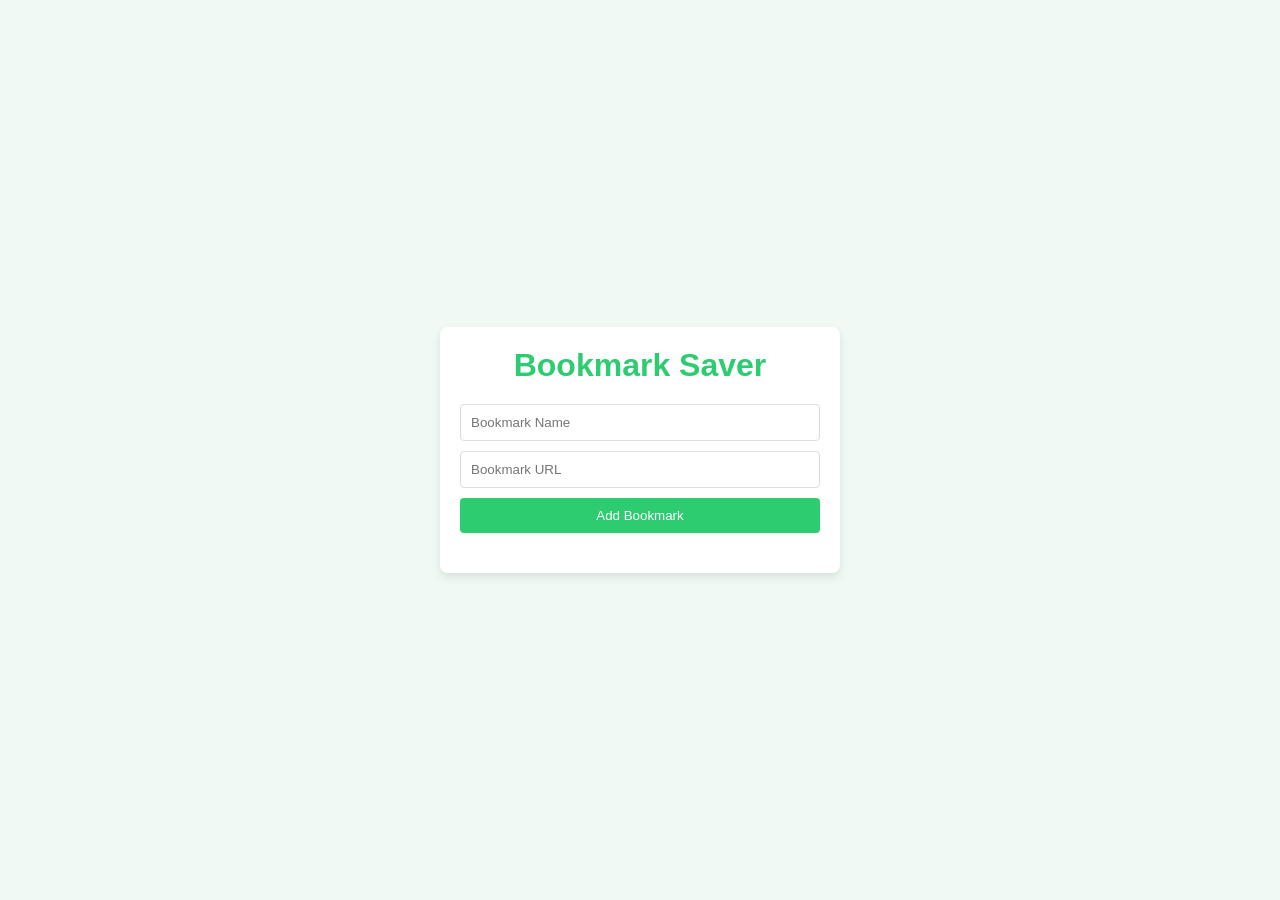
<file: Bookmark_Saver/index.html>
<!DOCTYPE html>
<html lang="en">
  <head>
    <meta charset="UTF-8" />
    <meta name="viewport" content="width=device-width, initial-scale=1.0" />
    <title>Bookmark Saver</title>
    <link rel="stylesheet" href="style.css" />
  </head>
  <body>
    <div class="app-container">
      <h1>Bookmark Saver</h1>
      <div class="input-container">
        <input type="text" id="bookmark-name" placeholder="Bookmark Name" />
        <input type="url" id="bookmark-url" placeholder="Bookmark URL" />
        <button id="add-bookmark">Add Bookmark</button>
      </div>

      <ul id="bookmark-list"></ul>
    </div>

    <script src="script.js"></script>
  </body>
</html>
</file>
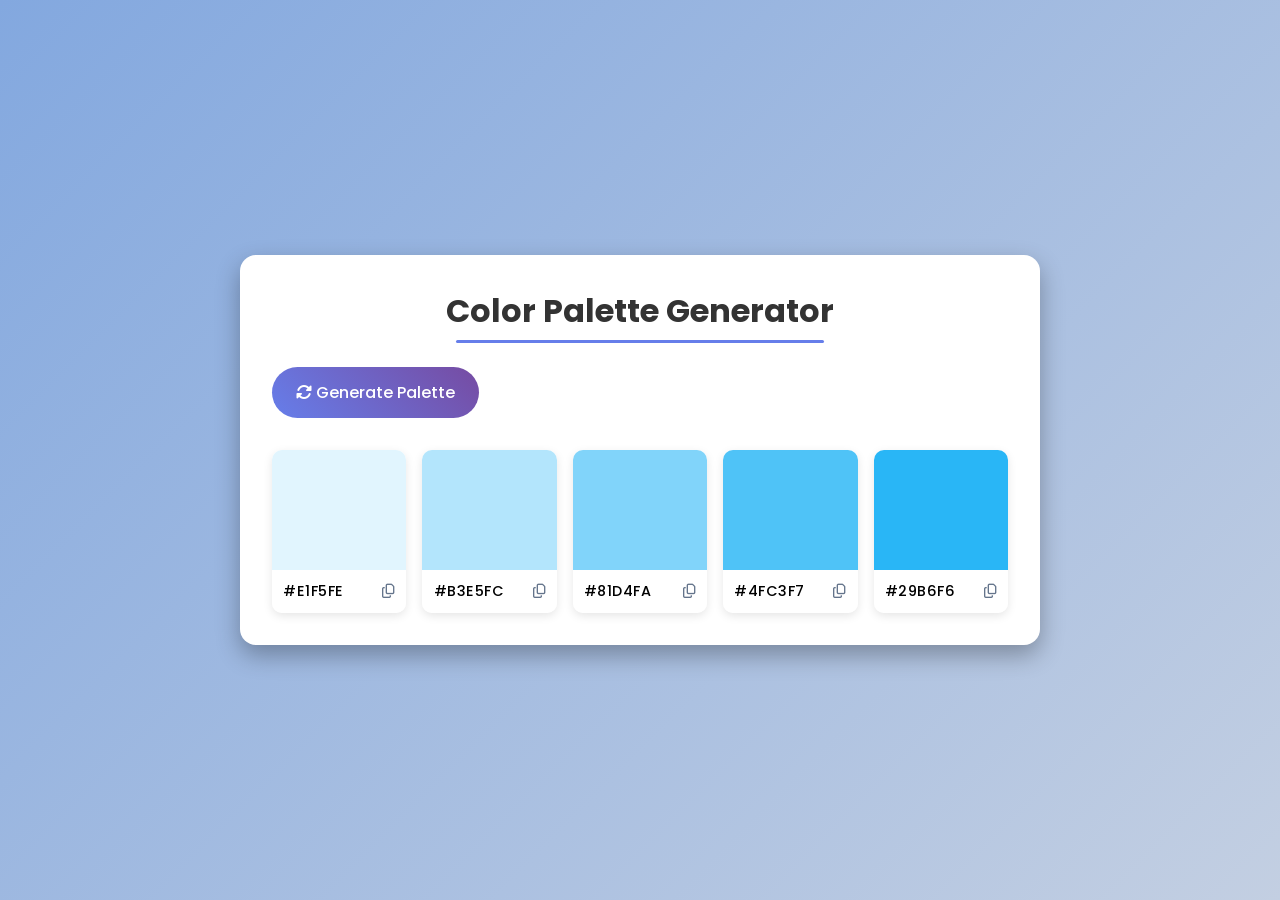
<file: Color_Paliquete/index.html>
<!DOCTYPE html>
<html lang="en">

<head>
    <meta charset="UTF-8" />
    <meta name="viewport" content="width=device-width, initial-scale=1.0" />
    <title>Color Palette Generator</title>
    <link rel="stylesheet" href="https://cdnjs.cloudflare.com/ajax/libs/font-awesome/6.7.2/css/all.min.css"
        integrity="sha512-Evv84Mr4kqVGRNSgIGL/F/aIDqQb7xQ2vcrdIwxfjThSH8CSR7PBEakCr51Ck+w+/U6swU2Im1vVX0SVk9ABhg=="
        crossorigin="anonymous" referrerpolicy="no-referrer" />
    <link rel="stylesheet" href="style.css" />
</head>

<body>
    <div class="container">
        <h1>Color Palette Generator</h1>

        <button id="generate-btn">
            <i class="fas fa-sync-alt"></i>
            Generate Palette
        </button>

        <div class="palette-container">
            <!-- COLOR BOX 1 -->
            <div class="color-box">
                <div class="color" style="background-color: #e1f5fe"></div>
                <div class="color-info">
                    <span class="hex-value">#E1F5FE</span>
                    <i class="far fa-copy copy-btn" title="Copy to clipboard"></i>
                </div>
            </div>
            <!-- COLOR BOX 2 -->
            <div class="color-box">
                <div class="color" style="background-color: #b3e5fc"></div>
                <div class="color-info">
                    <span class="hex-value">#B3E5FC</span>
                    <i class="far fa-copy copy-btn" title="Copy to clipboard"></i>
                </div>
            </div>
            <!-- COLOR BOX 3 -->
            <div class="color-box">
                <div class="color" style="background-color: #81d4fa"></div>
                <div class="color-info">
                    <span class="hex-value">#81D4FA</span>
                    <i class="far fa-copy copy-btn" title="Copy to clipboard"></i>
                </div>
            </div>
            <!-- COLOR BOX 4 -->
            <div class="color-box">
                <div class="color" style="background-color: #4fc3f7"></div>
                <div class="color-info">
                    <span class="hex-value">#4FC3F7</span>
                    <i class="far fa-copy copy-btn" title="Copy to clipboard"></i>
                </div>
            </div>
            <!-- COLOR BOX 5 -->
            <div class="color-box">
                <div class="color" style="background-color: #29b6f6"></div>
                <div class="color-info">
                    <span class="hex-value">#29B6F6</span>
                    <i class="far fa-copy copy-btn" title="Copy to clipboard"></i>
                </div>
            </div>
        </div>
    </div>

    <script src="script.js"></script>
</body>

</html>
</file>
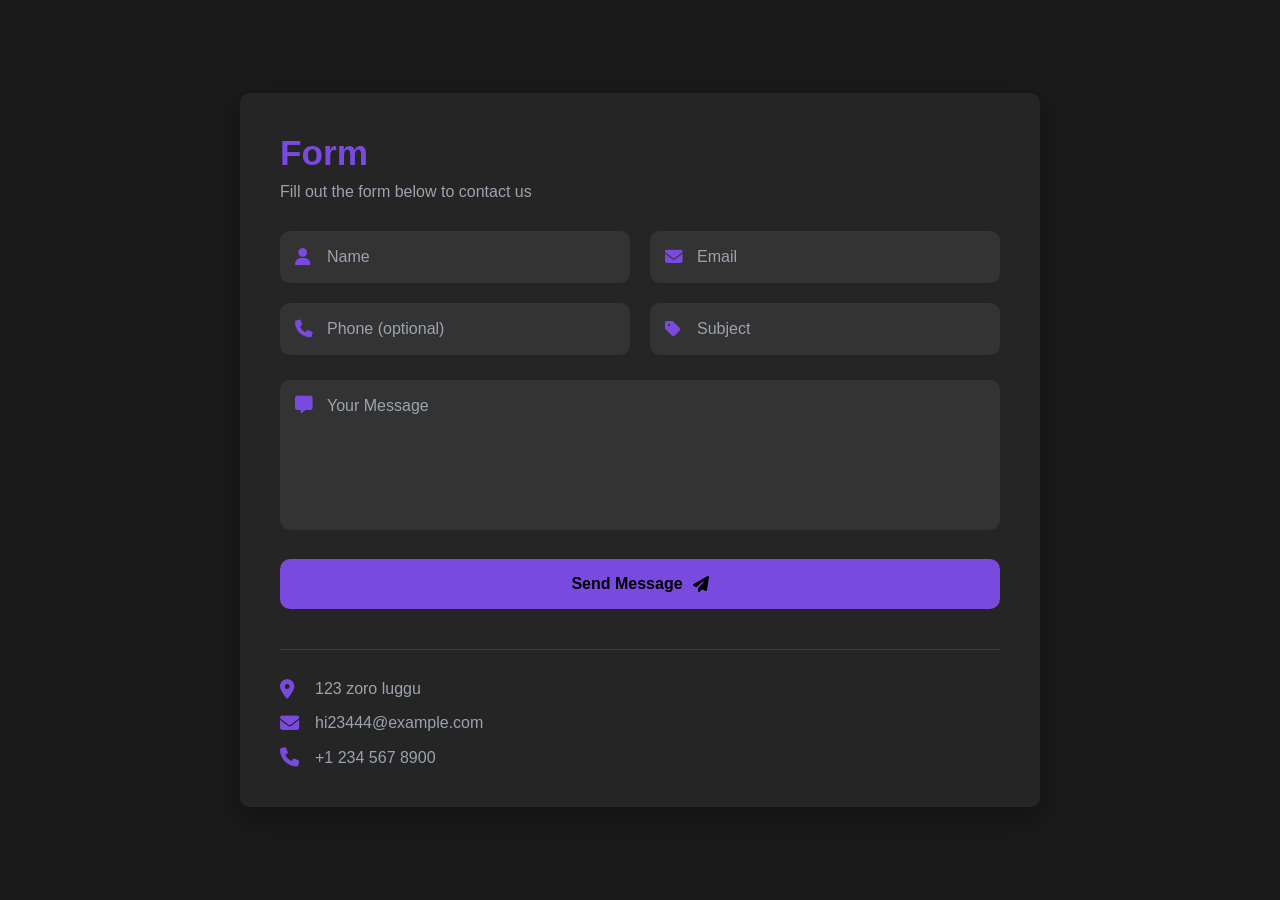
<file: Contact_card/index.html>
<!DOCTYPE html>
<html lang="en">
  <head>
    <meta charset="UTF-8" />
    <meta name="viewport" content="width=device-width, initial-scale=1.0" />
    <title>Contact Form</title>
    <link rel="stylesheet" href="style.css" />
    <link
      rel="stylesheet"
      href="https://cdnjs.cloudflare.com/ajax/libs/font-awesome/6.7.2/css/all.min.css"
      integrity="sha512-Evv84Mr4kqVGRNSgIGL/F/aIDqQb7xQ2vcrdIwxfjThSH8CSR7PBEakCr51Ck+w+/U6swU2Im1vVX0SVk9ABhg=="
      crossorigin="anonymous"
      referrerpolicy="no-referrer"
    />
  </head>
  <body>
    <div class="container">
      <div class="form-container">
        <h1>Form</h1>
        <p>Fill out the form below to contact us</p>

        <form>
          <div class="input-group">
            <div class="input-field">
              <i class="fas fa-user"></i>
              <input type="text" placeholder="Name" required />
            </div>

            <div class="input-field">
              <i class="fas fa-envelope"></i>
              <input type="email" placeholder="Email" required />
            </div>

            <div class="input-field">
              <i class="fas fa-phone"></i>
              <input type="tel" placeholder="Phone (optional)" />
            </div>

            <div class="input-field">
              <i class="fas fa-tag"></i>
              <input type="text" placeholder="Subject" required />
            </div>
          </div>

          <div class="message-field">
            <i class="fas fa-message"></i>
            <textarea placeholder="Your Message" required></textarea>
          </div>

          <button type="submit">
            <div class="btn-content">
              <span>Send Message</span>
              <i class="fas fa-paper-plane"></i>
            </div>
          </button>
        </form>

        <div class="contact-info">
          <div class="info-item">
            <i class="fas fa-map-marker-alt"></i>
            <span>123 zoro luggu</span>
          </div>
          <div class="info-item">
            <i class="fas fa-envelope"></i>
            <span>hi23444@example.com</span>
          </div>

          <div class="info-item">
            <i class="fas fa-phone"></i>
            <span>+1 234 567 8900</span>
          </div>
        </div>
      </div>
    </div>
  </body>
</html>
</file>
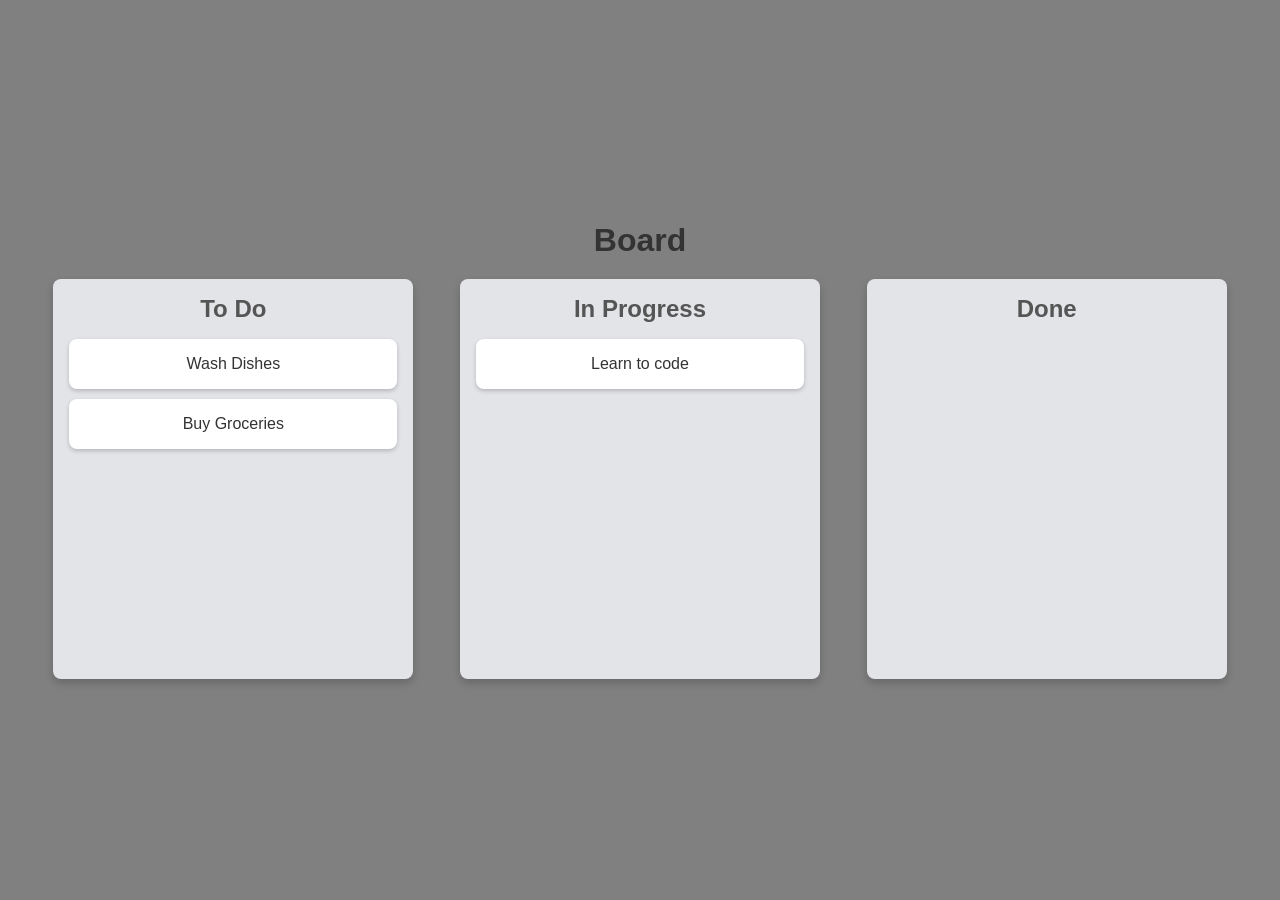
<file: Drop_drag/index.html>
<!DOCTYPE html>
<html lang="en">
  <head>
    <meta charset="UTF-8" />
    <meta name="viewport" content="width=device-width, initial-scale=1.0" />
    <title>Board</title>
    <link rel="stylesheet" href="style.css" />
  </head>
  <body>
    <div class="container">
      <h1>Board</h1>

      <div class="board">
      
        <div class="list" id="list1">
          <h2>To Do</h2>
          <div class="card" draggable="true" id="card1">Wash Dishes</div>
          <div class="card" draggable="true" id="card2">Buy Groceries</div>
        </div>


        <div class="list" id="list2">
          <h2>In Progress</h2>
          <div class="card" draggable="true" id="card3">Learn to code</div>
        </div>

       
        <div class="list" id="list3">
          <h2>Done</h2>
        </div>
      </div>
    </div>

    <script src="script.js"></script>
  </body>
</html>
</file>
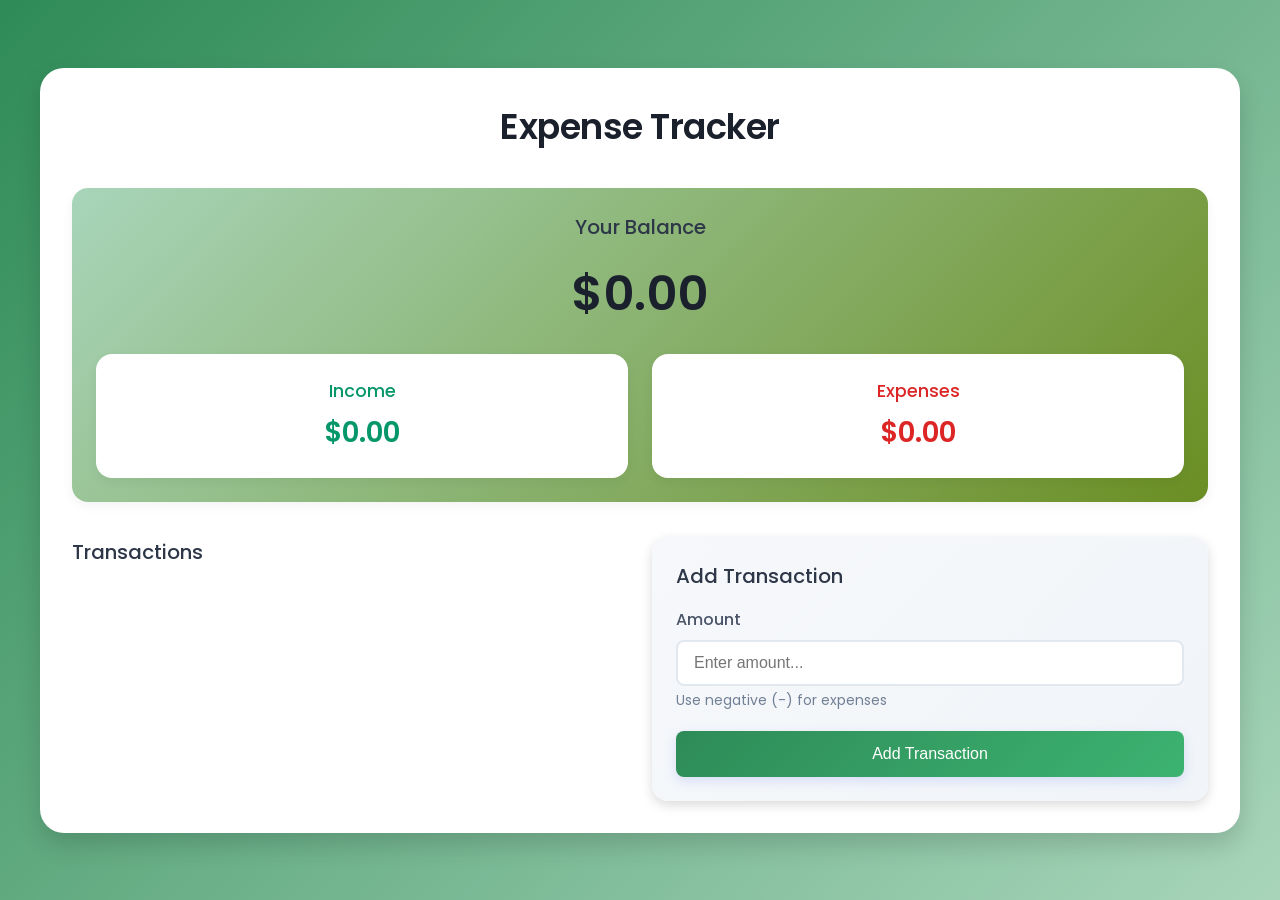
<file: Expense_track/index.html>
<!DOCTYPE html>
<html lang="en">
  <head>
    <meta charset="UTF-8" />
    <meta name="viewport" content="width=device-width, initial-scale=1.0" />
    <title>Expense Tracker</title>
    <link rel="stylesheet" href="style.css" />
    <link
      href="https://fonts.googleapis.com/css?family=Poppins:100,100italic,200,200italic,300,300italic,regular,italic,500,500italic,600,600italic,700,700italic,800,800italic,900,900italic"
      rel="stylesheet"
    />
  </head>
  <body>
    <div class="container">
      <h1>Expense Tracker</h1>

      <div class="balance-container">
        <h2>Your Balance</h2>
        <h1 id="balance">$0.00</h1>

        <div class="summary">
          <div class="income">
            <h3>Income</h3>
            <p id="income-amount">$0.00</p>
          </div>
          <div class="expenses">
            <h3>Expenses</h3>
            <p id="expense-amount">$0.00</p>
          </div>
        </div>
      </div>

      <div class="main-content">
        <div class="transaction-container">
          <h2>Transactions</h2>
          <ul id="transaction-list">
            
          </ul>
        </div>

        <div class="form-container">
          <h2>Add Transaction</h2>

          <form id="transaction-form">
            

            <div class="form-group">
              <label for="amount">Amount</label>
              <input type="number" id="amount" placeholder="Enter amount..." required />
              <small>Use negative (-) for expenses</small>
            </div>

            <button type="submit">Add Transaction</button>
          </form>
        </div>
      </div>
    </div>

    <script src="script.js"></script>
  </body>
</html>
</file>
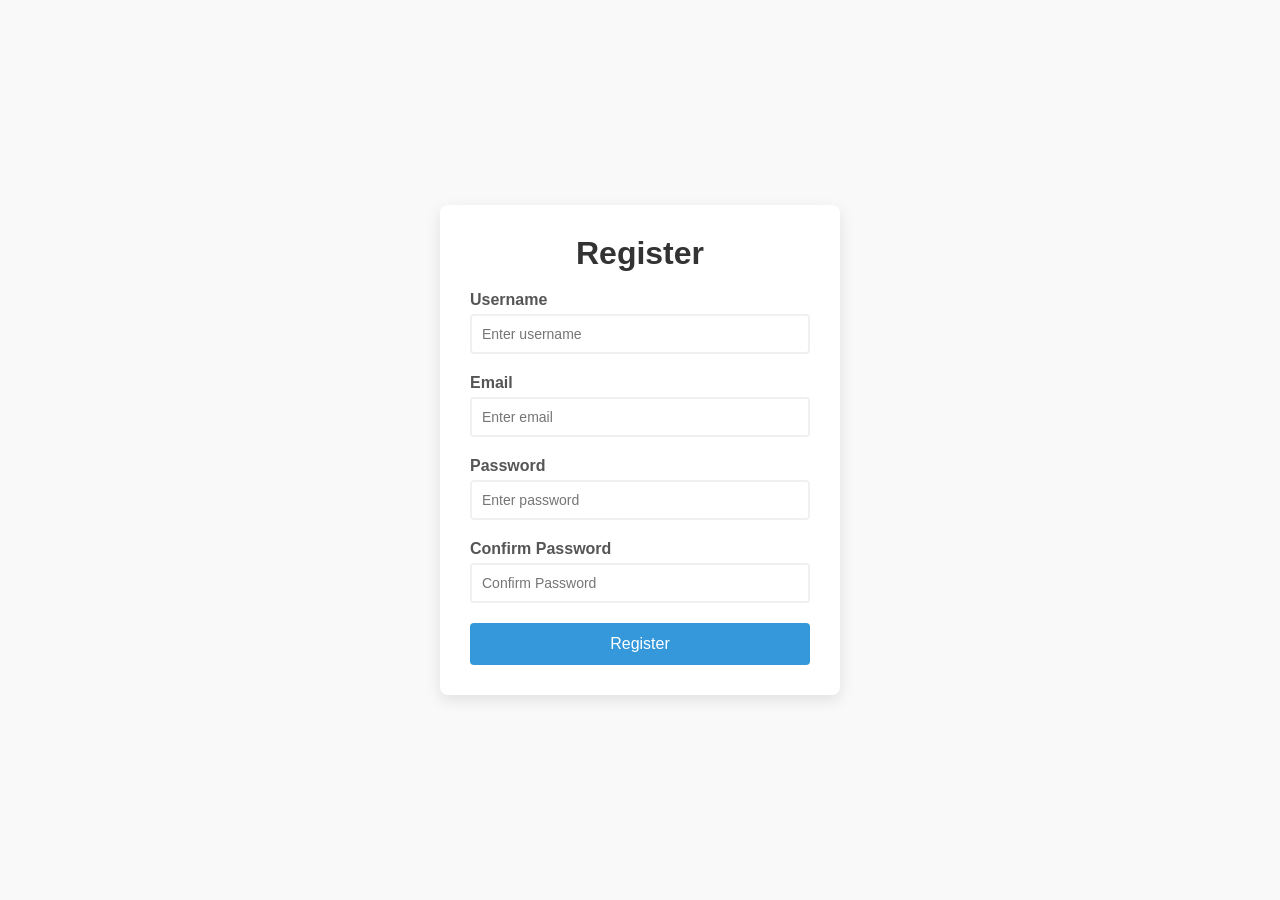
<file: Form_valide/index.html>
<!DOCTYPE html>
<html lang="en">
  <head>
    <meta charset="UTF-8" />
    <meta name="viewport" content="width=device-width, initial-scale=1.0" />
    <title>Form Validator</title>
    <link rel="stylesheet" href="style.css" />
  </head>
  <body>
    <div class="container">
      <form id="registration-form">
        <h1>Register</h1>

        
        <div class="form-group">
          <label for="username">Username</label>
          <input type="text" id="username" placeholder="Enter username" />
          <small></small>
        </div>
        
        <div class="form-group">
          <label for="email">Email</label>
          <input type="email" id="email" placeholder="Enter email" />
          <small></small>
        </div>
       
        <div class="form-group">
          <label for="password">Password</label>
          <input type="password" id="password" placeholder="Enter password" />
          <small></small>
        </div>
        
        <div class="form-group">
          <label for="confirmPassword">Confirm Password</label>
          <input type="password" id="confirmPassword" placeholder="Confirm Password" />
          <small></small>
        </div>
        
        <button type="submit">Register</button>
      </form>
    </div>

    <script src="script.js"></script>
  </body>
</html>
</file>
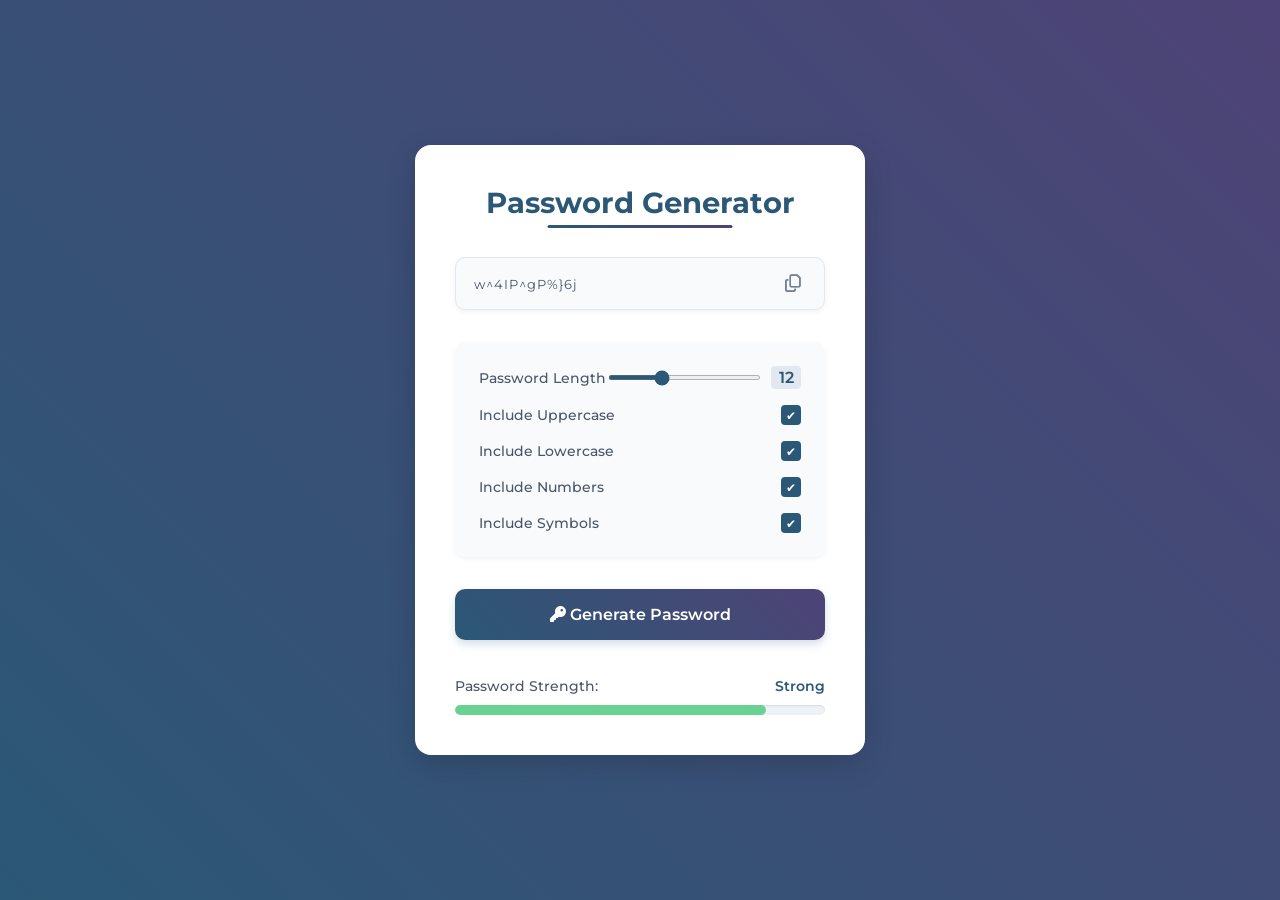
<file: Password_generator/index.html>
<!DOCTYPE html>
<html lang="en">
  <head>
    <meta charset="UTF-8" />
    <meta name="viewport" content="width=device-width, initial-scale=1.0" />
    <title>Password Generator</title>
    <link rel="stylesheet" href="style.css" />
    <link
      rel="stylesheet"
      href="https://cdnjs.cloudflare.com/ajax/libs/font-awesome/6.7.2/css/all.min.css"
      integrity="sha512-Evv84Mr4kqVGRNSgIGL/F/aIDqQb7xQ2vcrdIwxfjThSH8CSR7PBEakCr51Ck+w+/U6swU2Im1vVX0SVk9ABhg=="
      crossorigin="anonymous"
      referrerpolicy="no-referrer"
    />
  </head>
  <body>
    <div class="container">
      <h1>Password Generator</h1>

      <!-- password container -->
      <div class="password-container">
        <input type="text" readonly id="password" />
        <i class="far fa-copy" id="copy-btn" title="Copy to clipboard"></i>
      </div>

      <!-- options -->
      <div class="options">
        <!-- password length -->
        <div class="option">
          <label for="length">Password Length</label>
          <div class="range-container">
            <input type="range" id="length" min="6" max="24" value="12" />
            <span id="length-value">12</span>
          </div>
        </div>
        <!-- include uppercase -->
        <div class="option">
          <label for="uppercase">Include Uppercase</label>
          <input type="checkbox" id="uppercase" checked />
        </div>
        <!-- include lowercase -->
        <div class="option">
          <label for="lowercase">Include Lowercase</label>
          <input type="checkbox" id="lowercase" checked />
        </div>
        <!-- include numbers -->
        <div class="option">
          <label for="numbers">Include Numbers</label>
          <input type="checkbox" id="numbers" checked />
        </div>
        <!-- include symbols -->
        <div class="option">
          <label for="symbols">Include Symbols</label>
          <input type="checkbox" id="symbols" checked />
        </div>
      </div>

      <button id="generate-btn">
        <i class="fas fa-key"></i>
        Generate Password
      </button>

      <div class="strength-container">
        <p>Password Strength: <span id="strength-label">Medium</span></p>

        <div class="strength-meter">
          <div class="strength-bar"></div>
        </div>
      </div>
    </div>

    <script src="script.js"></script>
  </body>
</html>
</file>
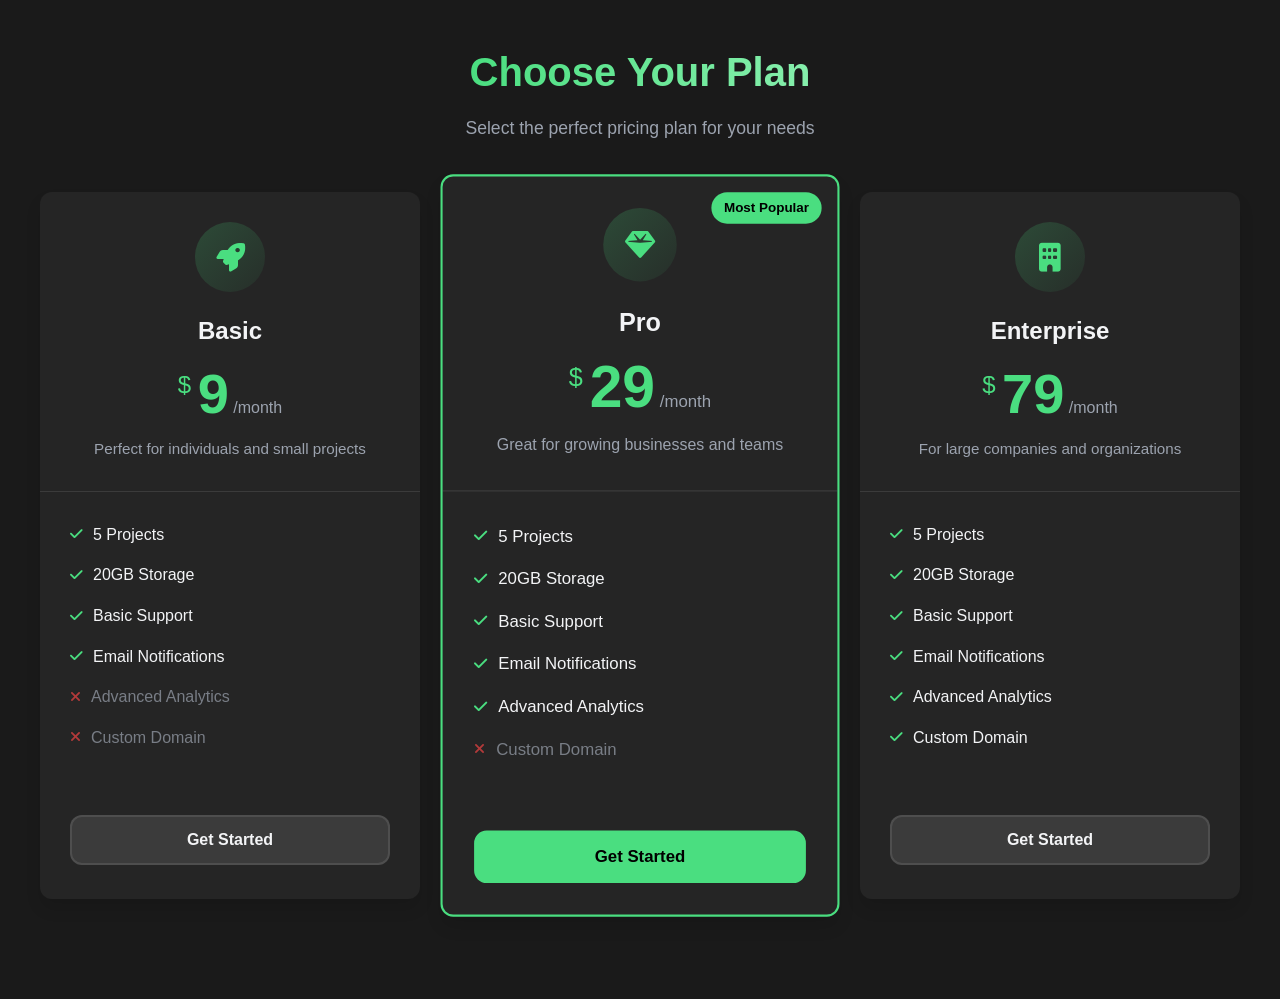
<file: Pricing_card/index.html>
<!DOCTYPE html>
<html lang="en">
  <head>
    <meta charset="UTF-8" />
    <meta name="viewport" content="width=device-width, initial-scale=1.0" />
    <title>Pricing Cards</title>
    <link rel="stylesheet" href="style.css" />
    <link
      rel="stylesheet"
      href="https://cdnjs.cloudflare.com/ajax/libs/font-awesome/6.7.2/css/all.min.css"
      integrity="sha512-Evv84Mr4kqVGRNSgIGL/F/aIDqQb7xQ2vcrdIwxfjThSH8CSR7PBEakCr51Ck+w+/U6swU2Im1vVX0SVk9ABhg=="
      crossorigin="anonymous"
      referrerpolicy="no-referrer"
    />
  </head>
  <body>
    <div class="container">
      <header>
        <h1>Choose Your Plan</h1>
        <p>Select the perfect pricing plan for your needs</p>
      </header>
      <div class="pricing-cards">
        <!-- BASIC PLAN -->
        <div class="card">
          <div class="card-header">
            <div class="plan-icon">
              <i class="fas fa-rocket"></i>
            </div>
            <h3>Basic</h3>
            <div class="price">
              <span class="currency">$</span>
              <span class="amount">9</span>
              <span class="period">/month</span>
            </div>
            <p class="description">Perfect for individuals and small projects</p>
          </div>
          <div class="card-body">
            <ul class="features">
              <li><i class="fas fa-check"></i> 5 Projects</li>
              <li><i class="fas fa-check"></i> 20GB Storage</li>
              <li><i class="fas fa-check"></i> Basic Support</li>
              <li><i class="fas fa-check"></i> Email Notifications</li>
              <li class="disabled"><i class="fas fa-times"></i> Advanced Analytics</li>
              <li class="disabled"><i class="fas fa-times"></i> Custom Domain</li>
            </ul>
          </div>
          <div class="card-footer">
            <button class="btn">Get Started</button>
          </div>
        </div>
        <!-- PRO PLAN -->
        <div class="card popular">
          <div class="popular-badge">Most Popular</div>
          <div class="card-header">
            <div class="plan-icon">
              <i class="fas fa-gem"></i>
            </div>
            <h3>Pro</h3>
            <div class="price">
              <span class="currency">$</span>
              <span class="amount">29</span>
              <span class="period">/month</span>
            </div>
            <p class="description">Great for growing businesses and teams</p>
          </div>
          <div class="card-body">
            <ul class="features">
              <li><i class="fas fa-check"></i> 5 Projects</li>
              <li><i class="fas fa-check"></i> 20GB Storage</li>
              <li><i class="fas fa-check"></i> Basic Support</li>
              <li><i class="fas fa-check"></i> Email Notifications</li>
              <li><i class="fas fa-check"></i> Advanced Analytics</li>
              <li class="disabled"><i class="fas fa-times"></i> Custom Domain</li>
            </ul>
          </div>
          <div class="card-footer">
            <button class="btn btn-accent">Get Started</button>
          </div>
        </div>
        <!-- ENTERPRISE PLAN -->
        <div class="card">
          <div class="card-header">
            <div class="plan-icon">
              <i class="fas fa-building"></i>
            </div>
            <h3>Enterprise</h3>
            <div class="price">
              <span class="currency">$</span>
              <span class="amount">79</span>
              <span class="period">/month</span>
            </div>
            <p class="description">For large companies and organizations</p>
          </div>
          <div class="card-body">
            <ul class="features">
              <li><i class="fas fa-check"></i> 5 Projects</li>
              <li><i class="fas fa-check"></i> 20GB Storage</li>
              <li><i class="fas fa-check"></i> Basic Support</li>
              <li><i class="fas fa-check"></i> Email Notifications</li>
              <li><i class="fas fa-check"></i> Advanced Analytics</li>
              <li><i class="fas fa-check"></i> Custom Domain</li>
            </ul>
          </div>
          <div class="card-footer">
            <button class="btn">Get Started</button>
          </div>
        </div>
      </div>
      </div>
  </body>
</html>
</file>
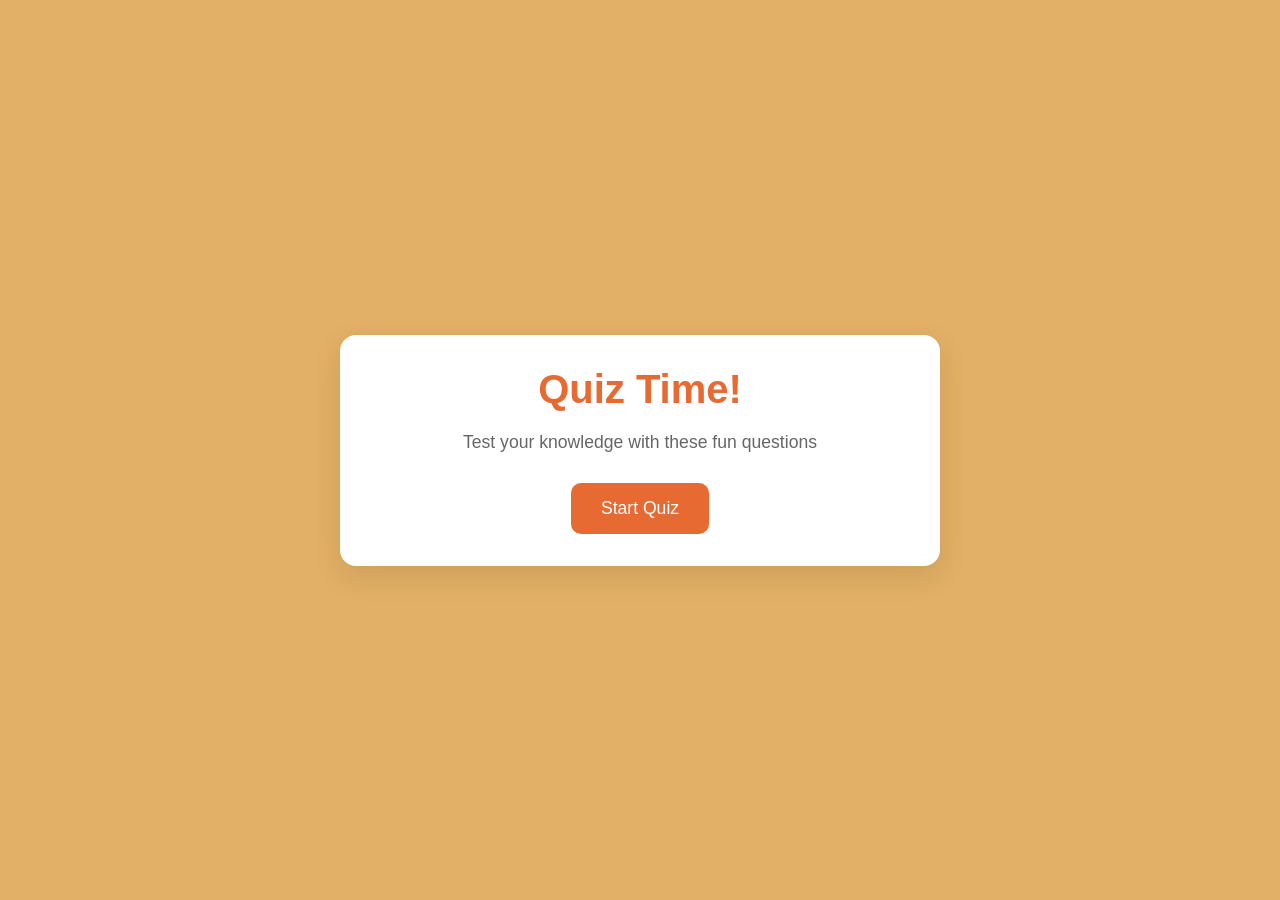
<file: Quiz_game/index.html>
<!DOCTYPE html>
<html lang="en">
  <head>
    <meta charset="UTF-8" />
    <meta name="viewport" content="width=device-width, initial-scale=1.0" />
    <title>Quiz Game</title>
    <link rel="stylesheet" href="style.css" />
  </head>
  <body>
    <div class="container">
      <div class="screen active" id="start-screen">
        <h1>Quiz Time!</h1>
        <p>Test your knowledge with these fun questions</p>
        <button id="start-btn">Start Quiz</button>
      </div>
      <div class="screen" id="quiz-screen">
        <div class="quiz-header">
          <h2 id="question-text">Question goes here</h2>
          <div class="quiz-info">
            <p>
              Question <span id="current-question">1</span> of <span id="total-questions">5</span>
            </p>
            <p>Score: <span id="score">0</span></p>
          </div>
        </div>
        <div id="answers-container" class="answers-container">
          <!-- Answer buttons will be insterted here from our js code later at some point -->
        </div>
        <div class="progress-bar">
          <div id="progress" class="progress"></div>
        </div>
      </div>
      <div id="result-screen" class="screen">
        <h1>Quiz Results</h1>
        <div class="result-info">
          <p>You scored <span id="final-score">0</span> out of <span id="max-score">5</span></p>
          <div id="result-message">Good job!</div>
        </div>
        <button id="restart-btn">Restart Quiz</button>
      </div>
    </div>
    <script src="script.js"></script>
  </body>
</html>
</file>
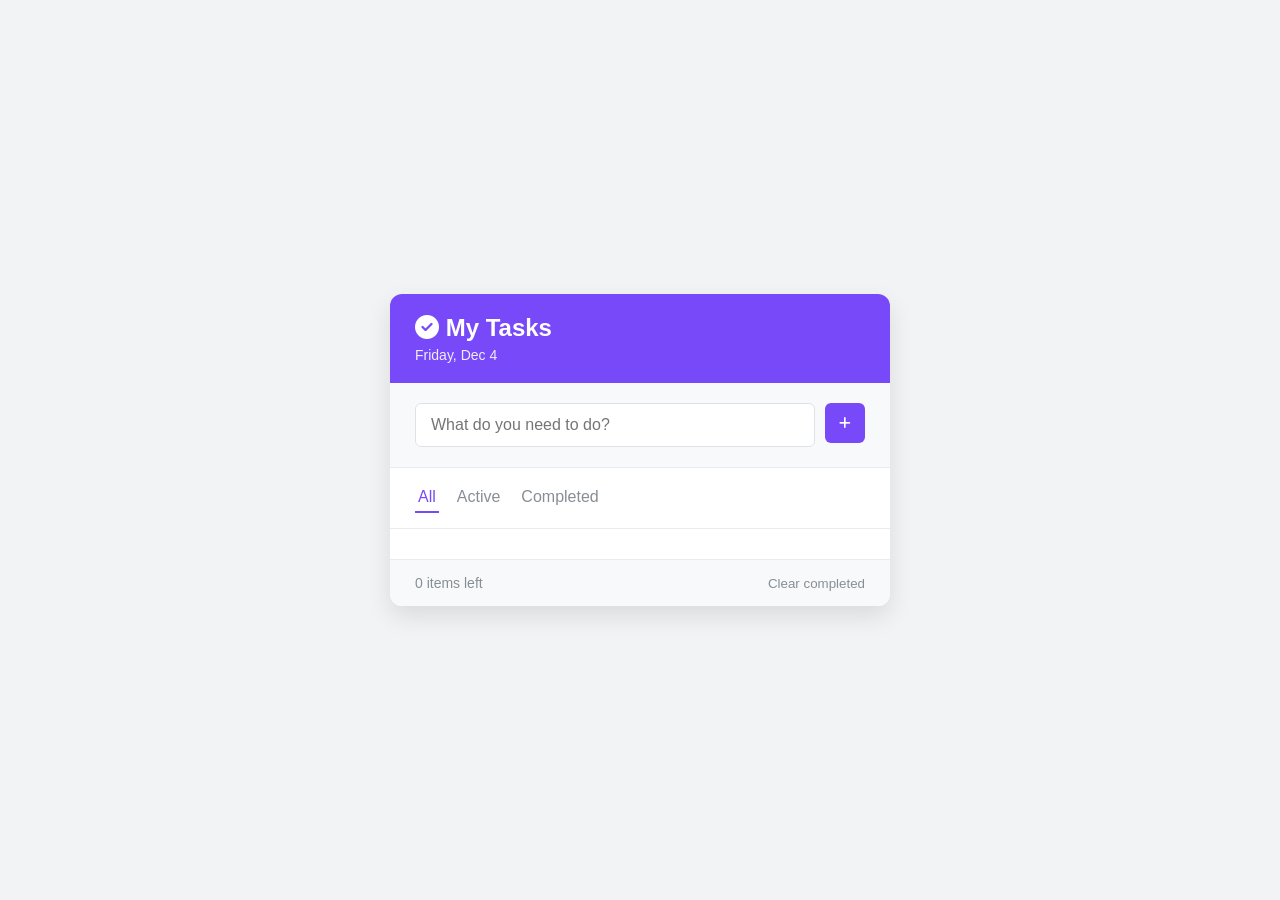
<file: Todo_list/index.html>
<!DOCTYPE html>
<html lang="en">
  <head>
    <meta charset="UTF-8" />
    <meta name="viewport" content="width=device-width, initial-scale=1.0" />
    <title>Todo App</title>
    <link rel="stylesheet" href="style.css" />
    <link
      rel="stylesheet"
      href="https://cdnjs.cloudflare.com/ajax/libs/font-awesome/6.7.2/css/all.min.css"
      integrity="sha512-Evv84Mr4kqVGRNSgIGL/F/aIDqQb7xQ2vcrdIwxfjThSH8CSR7PBEakCr51Ck+w+/U6swU2Im1vVX0SVk9ABhg=="
      crossorigin="anonymous"
      referrerpolicy="no-referrer"
    />
  </head>
  <body>
    <div class="app">
      <header>
        <h1>
          <i class="fas fa-check-circle"></i>
          My Tasks
        </h1>
        <p id="date"></p>
      </header>

      <div class="todo-input">
        <input type="text" id="task-input" placeholder="What do you need to do?" />
        <button id="add-task">
          <i class="fas fa-plus"></i>
        </button>
      </div>

      <div class="filters">
        <span class="filter active" data-filter="all"> All </span>
        <span class="filter" data-filter="active"> Active </span>
        <span class="filter" data-filter="completed"> Completed </span>
      </div>

      <div class="todos-container">
        <ul id="todos-list">
          <!-- li will be inserted right here later in the video -->
          <!-- <li class="todo-item">
            <label class="checkbox-container">
              <input type="checkbox" class="todo-checkbox" />
              <span class="checkmark"></span>
            </label>
            <span class="todo-item-text">Buy groceries</span>
            <button class="delete-btn"><i class="fas fa-times"></i></button>
          </li> -->
        </ul>
        <div class="empty-state hidden">
          <i class="fas fa-clipboard-list"></i>
          <p>No tasks here yet</p>
        </div>
      </div>

      <footer>
        <p id="items-left">0 items left</p>
        <button id="clear-completed">Clear completed</button>
      </footer>
    </div>

    <script src="script.js"></script>
  </body>
</html>
</file>
<file: Bookmark_Saver/style.css>
* {
  margin: 0;
  padding: 0;
  box-sizing: border-box;
}

body {
  font-family: sans-serif;
  background-color: #f0f9f4;
  color: #333;
  display: flex;
  justify-content: center;
  align-items: center;
  height: 100vh;
}

.app-container {
  background-color: #fff;
  padding: 20px;
  border-radius: 8px;
  box-shadow: 0 4px 10px rgba(0, 0, 0, 0.1);
  max-width: 400px;
  width: 90%;
  text-align: center;
}

h1 {
  color: #2ecc71;
  margin-bottom: 20px;
}

.input-container {
  display: flex;
  flex-direction: column;
  gap: 10px;
  margin-bottom: 20px;
}

input {
  padding: 10px;
  border-radius: 4px;
  border: 1px solid #ddd;
}

button {
  padding: 10px;
  background-color: #2ecc71;
  color: white;
  border: none;
  border-radius: 4px;
  cursor: pointer;
  transition: background-color 0.3s ease;
}

button:hover {
  background-color: #27ae60;
}

#bookmark-list {
  list-style: none;
  padding: 0;
}

#bookmark-list li {
  background-color: #f9f9f9;
  padding: 10px;
  border: 1px solid #ddd;
  border-radius: 4px;
  margin-bottom: 10px;
  display: flex;
  justify-content: space-between;
  align-items: center;
}

#bookmark-list a {
  color: #2ecc71;
  text-decoration: none;
}

#bookmark-list button {
  background-color: #e74c3c;
  padding: 5px 10px;
}

#bookmark-list button:hover {
  background-color: #c0392b;
}
</file>
<file: Color_Paliquete/style.css>
/* Basic Reset */
@import url(https://fonts.googleapis.com/css?family=Poppins:100,100italic,200,200italic,300,300italic,regular,italic,500,500italic,600,600italic,700,700italic,800,800italic,900,900italic);

* {
  margin: 0;
  padding: 0;
  box-sizing: border-box;
  font-family: "Poppins", sans-serif;
}

body {
  background: linear-gradient(135deg, #83a8df, #c3cfe2);
  min-height: 100vh;
  display: flex;
  align-items: center;
  justify-content: center;
  padding: 20px;
}

.container {
  background-color: #fff;
  border-radius: 1rem;
  padding: 2rem;
  width: 100%;
  max-width: 800px;
  box-shadow: 0 10px 25px rgba(0, 0, 0, 0.3);
}

h1 {
  text-align: center;
  margin-bottom: 1.5rem;
  color: #333;
  position: relative;
  padding-bottom: 0.5rem;
}

h1::after {
  content: "";
  position: absolute;
  bottom: 0;
  left: 50%;
  transform: translateX(-50%);
  width: 50%;
  height: 3px;
  background-color: #667eea;
  border-radius: 2px;
}

#generate-btn {
  background: linear-gradient(45deg, #667eea, #764ba2);
  color: white;
  border: none;
  padding: 0.8rem 1.5rem;
  border-radius: 50px;
  cursor: pointer;
  font-weight: 500;
  margin-bottom: 2rem;
  font-size: 1rem;
}

#generate-btn:hover {
  transform: translateY(-2px);
  box-shadow: 0 6px 10px rgba(102, 126, 234, 0.3);
}

#generate-btn:active {
  transform: translateY(0);
}

.palette-container {
  display: grid;
  gap: 1rem;
  grid-template-columns: repeat(auto-fit, minmax(130px, 1fr));
}

.color-box {
  border-radius: 10px;
  overflow: hidden;
  box-shadow: 0 3px 10px rgba(0, 0, 0, 0.1);
  transition: transform 0.2s;
}

.color-box:hover {
  transform: translateY(-5px);
}

.color {
  height: 120px;
  cursor: pointer;
}

.color-info {
  background-color: #fff;
  padding: 0.7rem;
  display: flex;
  align-items: center;
  justify-content: space-between;
  font-size: 0.9rem;
}

.hex-value {
  font-weight: 500;
  letter-spacing: 0.5px;
}

.copy-btn {
  cursor: pointer;
  color: #64748b;
  transition: color 0.2s;
}

.copy-btn:hover {
  color: #667eea;
}

@media (max-width: 768px) {
  .palette-container {
    grid-template-columns: repeat(auto-fit, minmax(100px, 1fr));
  }
}
</file>
<file: Contact_card/style.css>
* {
  padding: 0;
  margin: 0;
  box-sizing: border-box;
  font-family: sans-serif;
}

:root {
  --primay-color: #794ade;
  --primay-dark: #22c55e;
  --bg-dark: #1a1a1a;
  --text-light: #f3f4f6;
  --text-gray: #9ca3af;
  --card-bg: #252525;
  --input-bg: #333;
  --border-radius: 10px;
}

body {
  background-color: var(--bg-dark);
  color: var(--text-light);
  min-height: 100vh;
  display: flex;
  justify-content: center;
  align-items: center;
  padding: 30px 15px;
}

.container {
  width: 100%;
  max-width: 800px;
}

.form-container {
  background-color: var(--card-bg);
  border-radius: var(--border-radius);
  padding: 40px;
  box-shadow: 0 10px 30px rgba(0, 0, 0, 0.3);
  animation: fadeIn 0.5s ease-out;
}

@keyframes fadeIn {
  from {
    opacity: 0;
    transform: translateY(20px);
  }
  to {
    opacity: 1;
    transform: translateY(0);
  }
}

h1 {
  color: var(--primay-color);
  font-size: 2.2rem;
  margin-bottom: 10px;
}

p {
  margin-bottom: 30px;
  color: var(--text-gray);
}

.input-group {
  display: grid;
  grid-template-columns: repeat(auto-fit, minmax(240px, 1fr));
  gap: 20px;
  margin-bottom: 25px;
}

.input-field {
  position: relative;
}

.message-field {
  position: relative;
}

.input-field i,
.message-field i {
  position: absolute;
  top: 50%;
  left: 15px;
  transform: translateY(-50%);
  color: var(--primay-color);
  font-size: 1.1rem;
}

.message-field i {
  top: 25px;
}

input,
textarea {
  width: 100%;
  padding: 15px 15px 15px 45px;
  background-color: var(--input-bg);
  border: 2px solid transparent;
  border-radius: var(--border-radius);
  color: var(--text-light);
  font-size: 1rem;
  transition: all 0.3s ease;
}

textarea {
  height: 150px;
  resize: none;
  margin-bottom: 25px;
}

input:focus,
textarea:focus {
  border-color: var(--primay-color);
  outline: none;
  box-shadow: 0 0 0 3px rgba(74, 222, 128, 0.2);
}

input::placeholder,
textarea::placeholder {
  color: var(--text-gray);
}

button {
  background-color: var(--primay-color);
  color: #000;
  font-weight: 600;
  font-size: 1rem;
  border: none;
  border-radius: var(--border-radius);
  padding: 16px 30px;
  cursor: pointer;
  width: 100%;
  transition: all 0.3s ease;
}

button:hover {
  background-color: var(--primay-dark);
  transform: translateY(-2px);
  box-shadow: 0 5px 15px rgba(74, 222, 128, 0.3);
}

button:active {
  transform: translateY(0);
}

.btn-content {
  display: flex;
  justify-content: center;
  align-items: center;
  gap: 10px;
}

.contact-info {
  margin-top: 40px;
  padding-top: 30px;
  border-top: 1px solid rgb(255, 255, 255, 0.1);
  display: flex;
  flex-direction: column;
  gap: 15px;
}

.info-item {
  display: flex;
  align-items: center;
  gap: 15px;
}

.info-item i {
  color: var(--primay-color);
  font-size: 1.2rem;
  width: 20px;
}

.info-item span {
  color: var(--text-gray);
}

@media (max-width: 600px) {
  .form-container {
    padding: 25px;
  }

  h1 {
    font-size: 1.8rem;
  }

  .input-group {
    grid-template-columns: 1fr;
  }
}
</file>
<file: Drop_drag/style.css>
* {
  padding: 0;
  margin: 0;
  box-sizing: border-box;
}

body {
  font-family: sans-serif;
  background-color: gray;
  display: flex;
  justify-content: center;
  align-items: center;
  min-height: 100vh;
}

.container {
  text-align: center;
  width: 100%;
  padding: 1.2rem;
}

h1 {
  color: #333;
  margin-bottom: 20px;
  font-size: 2rem;
}

.board {
  display: flex;
  justify-content: space-around;
  align-items: flex-start;
  width: 100%;
  max-width: 1200px;
  margin: 0 auto;
  gap: 20px;
}

.list {
  background-color: #e3e4e8;
  padding: 1rem;
  border-radius: 8px;
  width: 30%;
  min-height: 400px;
  box-shadow: 0 4px 8px rgba(0, 0, 0, 0.2);
}

.list h2 {
  color: #555;
  margin-bottom: 1rem;
  font-size: 1.5rem;
}

.card {
  background-color: white;
  color: #333;
  padding: 1rem;
  margin-bottom: 10px;
  border-radius: 8px;
  cursor: grab;
  box-shadow: 0 2px 4px rgba(0, 0, 0, 0.2);
  transition: transform 0.2s, box-shadow 0.2s;
}

.card:active {
  cursor: grabbing;
  transform: scale(1.05);
  box-shadow: 0 4px 8px rgba(0, 0, 0, 0.2);
}

.list.over {
  background-color: #d1d3d8;
}

@media (max-width: 768px) {
  .board {
    flex-direction: column;
    align-items: center;
  }

  .list {
    width: 80%;
    margin-bottom: 20px;
  }
}
</file>
<file: Expense_track/style.css>
* {
  margin: 0;
  padding: 0;
  box-sizing: border-box;
}

body {
  background: linear-gradient(135deg, #2e8b57, #a8d5ba);
  min-height: 100vh;
  font-family: "Poppins", sans-serif;
  display: flex;
  align-items: center;
  justify-content: center;
  padding: 20px;
  color: #2d3436;
}

.container {
  width: 100%;
  max-width: 1200px;
  background-color: #fff;
  padding: 2rem;
  border-radius: 24px;
  box-shadow: 0 12px 24px rgba(0, 0, 0, 0.15);
}

h1 {
  text-align: center;
  color: #1a202c;
  margin-bottom: 35px;
  font-size: 2.2rem;
  font-weight: 600;
  letter-spacing: -0.5px;
}

h2 {
  color: #2d3748;
  margin-bottom: 1rem;
  font-size: 1.25rem;
  font-weight: 500;
}

.balance-container {
  text-align: center;
  margin-bottom: 35px;
  padding: 24px;
  background: linear-gradient(135deg, #a8d5ba, #6b8e23);
  border-radius: 1rem;
  box-shadow: 0 4px 12px rgba(0, 0, 0, 0.05);
}

.balance-container h1 {
  font-size: 3rem;
  margin: 15px 0;
}

.summary {
  display: grid;
  grid-template-columns: 1fr 1fr;
  gap: 24px;
  margin-top: 24px;
}

.main-content {
  display: grid;
  grid-template-columns: 1fr 1fr;
  gap: 24px;
}

.income,
.expenses {
  background-color: white;
  padding: 24px;
  border-radius: 1rem;
  box-shadow: 0 4px 12px rgba(0, 0, 0, 0.05);
  transition: transform 0.2s ease;
}

.income:hover,
.expenses:hover {
  transform: translateY(-2px);
}

.income h3 {
  color: #059669;
  font-size: 1.1rem;
  font-weight: 500;
}

.expenses h3 {
  color: #dc2626;
  font-size: 1.1rem;
  font-weight: 500;
}

.income p,
.expenses p {
  margin-top: 8px;
  font-size: 1.75rem;
  font-weight: 600;
}

.income p {
  color: #059669;
}

.expenses p {
  color: #dc2626;
}

.transaction-container {
  height: 100%;
  display: flex;
  flex-direction: column;
}

#transaction-list {
  list-style: none;
  max-height: 500px;
  overflow-y: auto;
  padding-right: 8px;
  flex-grow: 1;
}

#transaction-list::-webkit-scrollbar {
  width: 8px;
}

#transaction-list::-webkit-scrollbar-track {
  background-color: #f1f1f1;
  border-radius: 4px;
}
#transaction-list::-webkit-scrollbar-thumb {
  background-color: #cbd5e0;
  border-radius: 4px;
}
#transaction-list::-webkit-scrollbar-thumb:hover {
  background-color: #a0aec0;
}

.transaction {
  display: flex;
  justify-content: space-between;
  align-items: center;
  padding: 1rem 1.2rem;
  margin-bottom: 12px;
  border-radius: 12px;
  background-color: #fff;
  box-shadow: 0 2px 8px rgba(0, 0, 0, 0.05);
  transition: all 0.2s ease;
  border-right: 5px solid;
  animation: slideIn 0.3s ease;
}

@keyframes slideIn {
  from {
    opacity: 0;
    transform: translateX(-20px);
  }

  to {
    opacity: 1;
    transform: translateX(0px);
  }
}

.transaction:hover {
  transform: translateX(4px);
  box-shadow: 0 4px 12px rgba(0, 0, 0, 0.1);
}

.transaction.income {
  border-right-color: #059669;
}

.transaction.expense {
  border-right-color: #dc2626;
}

.transaction .delete-btn {
  background: none;
  border: none;
  color: #dc2626;
  cursor: pointer;
  font-size: 1.4rem;
  opacity: 0;
  transition: all 0.2s ease;
  padding: 4px 8px;
  border-radius: 4px;
  margin-left: 12px;
}

.transaction:hover .delete-btn {
  opacity: 1;
}

.transaction .delete-btn:hover {
  background-color: #fee2e2;
  transform: scale(1.1);
}

.form-container {
  background: linear-gradient(135deg, #f6f8fb, #f1f4f8);
  padding: 24px;
  border-radius: 16px;
  box-shadow: 0 4px 12px rgba(0, 0, 0, 0.15);
  height: 100%;
  display: flex;
  flex-direction: column;
}

.form-container form {
  height: 100%;
  display: flex;
  flex-direction: column;
}

.form-group {
  margin-bottom: 20px;
}

label {
  display: block;
  margin-bottom: 8px;
  color: #4a5568;
  font-weight: 500;
}

input {
  width: 100%;
  padding: 12px 16px;
  border: 2px solid #e2e8f0;
  border-radius: 8px;
  font-size: 1rem;
  transition: all 0.2s ease;
  background-color: white;
}

input:focus {
  outline: none;
  border-color: #667eea;
  box-shadow: 0 0 0 3px rgba(102, 126, 234, 0.1);
}

input:hover {
  border-color: #cbd5e0;
}

small {
  color: #718096;
  font-size: 0.875rem;
  margin-top: 4px;
  display: block;
}

button[type="submit"] {
  width: 100%;
  padding: 14px;
  background: linear-gradient(135deg, #2e8b57 0%, #3cb371 100%);
  color: white;
  border: none;
  border-radius: 8px;
  cursor: pointer;
  font-size: 1rem;
  font-weight: 500;
  transition: all 0.2s ease;
  box-shadow: 0 4px 12px rgba(102, 126, 234, 0.2);
  margin-top: auto;
}

button[type="submit"]:hover {
  transform: translateY(-2px);
  box-shadow: 0 6px 16px rgba(102, 126, 234, 0.3);
}

button[type="submit"]:active {
  transform: translateY(0);
}



@media (max-width: 900px) {
  .main-content {
    grid-template-columns: 1fr;
  }

  #transaction-list {
    max-height: 300px;
  }
}

@media (max-width: 480px) {
  .container {
    padding: 24px;
  }

  .summary {
    grid-template-columns: 1fr;
    gap: 16px;
  }

  .balance-container h1 {
    font-size: 2.5rem;
  }

  .income p,
  .expenses p {
    font-size: 1.5rem;
  }

  .transaction {
    padding: 14px 16px;
  }

  h1 {
    font-size: 1.8rem;
  }
}
</file>
<file: Form_valide/style.css>
* {
  margin: 0;
  padding: 0;
  box-sizing: border-box;
}

body {
  background-color: #f9f9f9;
  font-family: sans-serif;
  display: flex;
  align-items: center;
  justify-content: center;
  min-height: 100vh;
}

.container {
  background-color: #fff;
  border-radius: 8px;
  box-shadow: 0px 5px 15px rgba(0, 0, 0, 0.1);
  width: 100%;
  max-width: 400px;
  padding: 30px;
  overflow: hidden;
}

h1 {
  text-align: center;
  color: #333;
  margin-bottom: 1.2rem;
}

.form-group {
  margin-bottom: 20px;
  position: relative;
}

label {
  display: block;
  margin-bottom: 5px;
  color: #555;
  font-weight: bold;
}

input {
  border: 2px solid #f0f0f0;
  border-radius: 4px;
  display: block;
  width: 100%;
  padding: 10px;
  font-size: 14px;
  transition: border-color 0.3s;
}

input:focus {
  outline: none;
  border-color: #3498db;
}

small {
  visibility: hidden;
  position: absolute;
  bottom: -18px;
  left: 0;
  font-size: 12px;
}

button {
  cursor: pointer;
  background: #3498db;
  border: none;
  color: white;
  display: block;
  font-size: 1rem;
  margin-top: 20px;
  padding: 12px;
  border-radius: 4px;
  width: 100%;
  transition: background-color 0.3s;
}

button:hover {
  background-color: #2980b9;
}

.form-group.error input {
  border-color: #e74c3c;
}

.form-group.success input {
  border-color: #2ecc71;
}

.form-group.error small {
  visibility: visible;
  color: #e74c3c;
}
</file>
<file: Password_generator/style.css>
@import url(https://fonts.googleapis.com/css?family=Montserrat:100,200,300,regular,500,600,700,800,900,100italic,200italic,300italic,italic,500italic,600italic,700italic,800italic,900italic);

:root {
  --primary-color: #2b5876;
  --secondary-color: #4e4376;
  --weak-color: #fc8181;
  --medium-color: #fbd38d;
  --strong-color: #68d391;
}

* {
  margin: 0;
  padding: 0;
  box-sizing: border-box;
  font-family: "Montserrat", sans-serif;
}

body {
  background: linear-gradient(45deg, var(--primary-color), var(--secondary-color));
  min-height: 100vh;
  display: flex;
  justify-content: center;
  align-items: center;
  color: #333;
  padding: 20px;
}

.container {
  background-color: #fff;
  padding: 2.5rem;
  border-radius: 1rem;
  box-shadow: 0 10px 30px rgba(0, 0, 0, 0.15);
  width: 90%;
  max-width: 450px;
}

h1 {
  text-align: center;
  margin-bottom: 1.8rem;
  color: var(--primary-color);
  font-size: 1.8rem;
  font-weight: 700;
  position: relative;
  padding-bottom: 0.5rem;
}

h1::after {
  content: "";
  position: absolute;
  bottom: 0;
  left: 50%;
  transform: translateX(-50%);
  width: 50%;
  height: 3px;
  background: linear-gradient(90deg, var(--primary-color), var(--secondary-color));
  border-radius: 2px;
}

.password-container {
  margin-bottom: 2rem;
  background-color: #f8fafc;
  border-radius: 10px;
  border: 1px solid #e2e8f0;
  overflow: hidden;
  box-shadow: 0 2px 5px rgba(0, 0, 0, 0.05);
  display: flex;
  align-items: center;
  justify-content: space-between;
  padding: 0 1rem 0 0;
}

#password {
  width: 100%;
  padding: 1.1rem;
  padding-right: 50px;
  border: none;
  background: transparent;
  color: #4a5568;
  letter-spacing: 1px;
  outline: none;
  border-radius: 10px;
}

#copy-btn {
  cursor: pointer;
  color: #718096;
  font-size: 1.1rem;
  width: 35px;
  height: 35px;
  display: flex;
  align-items: center;
  justify-content: center;
  border-radius: 50%;
}

#copy-btn:hover {
  color: var(--primary-color);
}

.options {
  margin-bottom: 2rem;
  background-color: #f8fafc;
  padding: 1.5rem;
  border-radius: 10px;
  box-shadow: 0 2px 5px rgba(0, 0, 0, 0.05);
}

.option {
  display: flex;
  justify-content: space-between;
  align-items: center;
  margin-bottom: 1rem;
}

.option:last-child {
  margin-bottom: 0;
}

.option label {
  font-size: 0.9rem;
  color: #4a5568;
  font-weight: 500;
}

.range-container {
  display: flex;
  align-items: center;
  gap: 10px;
  width: 60%;
}

input[type="range"] {
  accent-color: var(--primary-color);
  height: 5px;
  cursor: pointer;
  flex: 1;
}

input[type="checkbox"] {
  width: 20px;
  height: 20px;
  border: 2px solid var(--primary-color);
  appearance: none;
  border-radius: 4px;
  cursor: pointer;
  outline: none;
  position: relative;
  transition: all 0.3s;
}

input[type="checkbox"]:checked {
  background-color: var(--primary-color);
}

input[type="checkbox"]:checked::after {
  content: "\2714";
  position: absolute;
  color: white;
  left: 50%;
  top: 50%;
  transform: translate(-50%, -50%);
  font-size: 12px;
}

#length-value {
  font-weight: 600;
  color: var(--primary-color);
  width: 30px;
  text-align: center;
  background: #e2e8f0;
  border-radius: 4px;
  padding: 2px 5px;
}

button {
  width: 100%;
  padding: 1rem;
  background: linear-gradient(45deg, var(--primary-color), var(--secondary-color));
  color: white;
  border: none;
  border-radius: 10px;
  font-size: 1rem;
  font-weight: 600;
  cursor: pointer;
  transition: all 0.3s;
  margin-bottom: 1.5rem;
  box-shadow: 0 4px 8px rgba(43, 88, 118, 0.2);
}

button:hover {
  transform: translateY(-2px);
}

button:active {
  transform: translateY(0);
}

.strength-container {
  margin-top: 0.8rem;
}

.strength-container p {
  font-size: 0.9rem;
  color: #4a5568;
  margin-bottom: 0.6rem;
  display: flex;
  justify-content: space-between;
  font-weight: 500;
}

#strength-label {
  color: var(--primary-color);
  font-weight: 600;
}

.strength-meter {
  height: 10px;
  background-color: #edf2f7;
  border-radius: 5px;
  margin-top: 0.5rem;
  overflow: hidden;
  box-shadow: inset 0 1px 2px rgba(0, 0, 0, 0.1);
}

.strength-bar {
  height: 100%;
  width: 0;
  min-width: 5%;
  background-color: var(--weak-color);
  transition: all 0.3s ease;
  border-radius: 5px;
}

@media (max-width: 768px) {
  .container {
    width: 95%;
    padding: 1.8rem;
  }

  h1 {
    font-size: 1.6rem;
  }

  .option label {
    font-size: 0.9rem;
  }
}
</file>
<file: Pricing_card/style.css>
* {
  margin: 0;
  padding: 0;
  box-sizing: border-box;
  font-family: sans-serif;
}

/* CSS variables */
:root {
  --primary-color: #4ade80;
  --primary-dark: #22c55e;
  --primary-light: #86efac;
  --bg-dark: #1a1a1a;
  --text-light: #f3f4f6;
  --text-gray: #9ca3af;
  --card-bg: #252525;
  --card-hover: #2e2e2e;
  --border-radius: 12px;
  --shadow-sm: 0 4px 6px rgba(0, 0, 0, 0.1);
  --shadow-md: 0 10px 15px rgba(0, 0, 0, 0.1);
  --shadow-lg: 0 20px 25px rgba(0, 0, 0, 0.15);
}

body {
  background-color: var(--bg-dark);
  color: var(--text-light);
  min-height: 100vh;
  display: flex;
  justify-content: center;
  align-items: center;
  padding: 40px 15px;
  line-height: 1.6;
}

.container {
  width: 100%;
  max-width: 1200px;
  margin: 0 auto;
}

header {
  text-align: center;
  margin-bottom: 50px;
}

header h1 {
  font-size: 2.5rem;
  margin-bottom: 10px;
  background: linear-gradient(to right, var(--primary-color), var(--primary-light));
  display: inline-block;
  background-clip: text;
  -webkit-background-clip: text; /* For  SAFARI*/
  color: transparent;
}

header p {
  color: var(--text-gray);
  font-size: 1.1rem;
  max-width: 600px;
  margin: 0 auto;
}

.pricing-cards {
  display: grid;
  grid-template-columns: repeat(auto-fit, minmax(300px, 1fr));
  gap: 30px;
  margin-bottom: 60px;
}

.card {
  background-color: var(--card-bg);
  border-radius: var(--border-radius);
  overflow: hidden;
  position: relative;
  box-shadow: var(--shadow-md);
  transition: all 0.3s ease;
  height: 100%;
}

.card:hover {
  transform: translateY(-10px);
  box-shadow: var(--shadow-lg);
  background-color: var(--card-hover);
}

.card-header {
  padding: 30px;
  text-align: center;
  border-bottom: 1px solid rgba(255, 255, 255, 0.1);
}

.plan-icon {
  width: 70px;
  height: 70px;
  background: linear-gradient(135deg, rgba(74, 222, 128, 0.2), rgba(74, 222, 128, 0.05));
  border-radius: 50%;
  display: flex;
  align-items: center;
  justify-content: center;
  margin: 0 auto 20px;
}

.plan-icon i {
  font-size: 1.8rem;
  color: var(--primary-color);
}

h3 {
  font-size: 1.5rem;
  margin-bottom: 15px;
}

.price {
  margin-bottom: 15px;
}

.currency {
  font-size: 1.5rem;
  margin-right: 2px;
  color: var(--primary-color);
  vertical-align: top;
}

.amount {
  font-size: 3.5rem;
  font-weight: 700;
  line-height: 1;
  color: var(--primary-color);
}

.period {
  font-size: 1rem;
  color: var(--text-gray);
}

.description {
  font-size: 0.95rem;
  color: var(--text-gray);
}

.card-body {
  padding: 30px;
  flex-grow: 1;
}

.features {
  list-style: none;
}

.features li {
  margin-bottom: 15px;
  display: flex;
  align-items: center;
}

.features li i {
  margin-right: 10px;
  font-size: 0.9rem;
}

.features li i.fa-check {
  color: var(--primary-color);
}

.features li i.fa-times {
  color: #ef4444;
}

.features li.disabled {
  opacity: 0.7;
  color: var(--text-gray);
}

.card-footer {
  padding: 20px 30px 30px;
}

.btn {
  display: block;
  width: 100%;
  padding: 14px;
  font-size: 1rem;
  font-weight: 600;
  text-align: center;
  color: var(--text-light);
  background-color: rgba(255, 255, 255, 0.1);
  border: 2px solid rgba(255, 255, 255, 0.1);
  border-radius: var(--border-radius);
  cursor: pointer;
  transition: all 0.3s ease;
}

.btn:hover {
  border-color: var(--primary-color);
  background-color: rgba(74, 222, 128, 0.1);
}

.btn-accent {
  background-color: var(--primary-color);
  border-color: var(--primary-color);
  color: #000;
}

.btn-accent:hover {
  background-color: var(--primary-dark);
  border-color: var(--primary-dark);
}

.popular {
  transform: scale(1.05);
  border: 2px solid var(--primary-color);
  z-index: 2;
}

.popular:hover {
  transform: translateY(-10px) scale(1.05);
}

.popular-badge {
  position: absolute;
  top: 15px;
  right: 15px;
  background-color: var(--primary-color);
  color: #000;
  font-size: 0.8rem;
  font-weight: 600;
  padding: 5px 12px;
  border-radius: 20px;
  z-index: 3;
}

.testimonial {
  margin-top: 60px;
  display: flex;
  justify-content: center;
}

.quote {
  max-width: 700px;
  background-color: var(--card-bg);
  border-radius: var(--border-radius);
  padding: 40px;
  position: relative;
  box-shadow: var(--shadow-md);
}

.quote i {
  color: var(--primary-color);
  font-size: 2rem;
  opacity: 0.3;
  position: absolute;
  top: 20px;
  left: 20px;
}

.quote p {
  font-size: 1.1rem;
  margin-bottom: 20px;
  line-height: 1.7;
  position: relative;
  padding-left: 15px;
}

.author {
  display: flex;
  align-items: center;
}

.avatar {
  width: 50px;
  height: 50px;
  border-radius: 50%;
  overflow: hidden;
  margin-right: 15px;
  border: 2px solid var(--primary-color);
}

.avatar img {
  width: 100%;
  height: 100%;
  object-fit: cover;
}

.info h4 {
  font-size: 1.1rem;
  margin-bottom: 3px;
}

.info p {
  padding: 0;
  margin: 0;
  font-size: 0.9rem;
  color: var(--primary-color);
}

@media (max-width: 768px) {
  body {
    padding: 30px 15px;
  }

  header {
    margin-bottom: 30px;
  }

  header h1 {
    font-size: 2rem;
  }

  .pricing-cards {
    grid-template-columns: 1fr;
    min-width: 400px;
    margin: 0 auto 40px;
  }

  .card,
  .popular {
    transform: none;
  }
  .card:hover,
  .popular:hover {
    transform: translateY(-5px);
  }
}

@keyframes pulse {
  0% {
    box-shadow: 0 0 0 0 rgba(74, 222, 128, 0.7);
  }

  70% {
    box-shadow: 0 0 0 10px rgba(74, 222, 128, 0);
  }

  100% {
    box-shadow: 0 0 0 0 rgba(74, 222, 128, 0);
  }
}

.btn-accent {
  animation: pulse 2s infinite;
}
</file>
<file: Quiz_game/style.css>
/* Basic Reset */
* {
  margin: 0;
  padding: 0;
  box-sizing: border-box;
}
body {
  background: #e2b066;
  display: flex;
  justify-content: center;
  align-items: center;
  min-height: 100vh;
  padding: 1rem;
  font-family: sans-serif;
}
.container {
  background-color: white;
  border-radius: 1rem;
  box-shadow: 0 10px 30px rgba(0, 0, 0, 0.1);
  width: 100%;
  max-width: 600px;
  overflow: hidden;
  position: relative;
}
.screen {
  display: none;
  padding: 2rem;
  text-align: center;
}
.screen.active {
  display: block;
}
#start-screen h1 {
  color: #e86a33;
  margin-bottom: 20px;
  font-size: 2.5rem;
}
#start-screen p {
  color: #666;
  margin-bottom: 30px;
  font-size: 1.1rem;
}
.quiz-header {
  margin-bottom: 1rem;
}
#question-text {
  color: #333;
  font-size: 1.5rem;
  margin-bottom: 1rem;
  line-height: 1.4;
}
.quiz-info {
  display: flex;
  justify-content: space-between;
  color: #666;
  margin-bottom: 10px;
}
.answers-container {
  display: flex;
  flex-direction: column;
  gap: 10px;
  margin-bottom: 25px;
}
.answer-btn {
  background-color: #f8f0e5;
  color: #333;
  border: 2px solid #eadbc8;
  border-radius: 10px;
  padding: 1rem;
  cursor: pointer;
  text-align: left;
  transition: all 0.3s ease;
}
.answer-btn:hover {
  background-color: #eadbc8;
  border-color: #dac0ae;
}
.answer-btn.correct {
  background-color: #e6fff0;
  border-color: #a3f0c4;
  color: #28a745;
}
.answer-btn.incorrect {
  background-color: #fff0f0;
  border-color: #ffbdbd;
  color: #dc3545;
}
.progress-bar {
  height: 10px;
  background-color: #f8f0e5;
  border-radius: 5px;
  overflow: hidden;
  margin-top: 20px;
}
.progress {
  height: 100%;
  background-color: #e86a33;
  width: 0%;
  transition: width 0.3s ease;
}
#result-screen h1 {
  color: #9de833;
  margin-bottom: 30px;
}
.result-info {
  background-color: #f8f0e5;
  border-radius: 10px;
  padding: 20px;
  margin-bottom: 30px;
}
.result-info p {
  font-size: 1.2rem;
  color: #333;
  margin-bottom: 1rem;
}
#result-message {
  font-size: 1.5rem;
  font-weight: 600;
  color: #e86a33;
}
button {
  background-color: #e86a33;
  color: white;
  border: none;
  border-radius: 10px;
  padding: 15px 30px;
  font-size: 1.1rem;
  cursor: pointer;
  transition: background-color 0.3s ease;
}
button:hover {
  background-color: #d45b28;
}

@media (max-width: 500px) {
  .screen {
    padding: 1rem;
  }
  #start-screen h1 {
    font-size: 2rem;
  }
  #question-text {
    font-size: 1.3rem;
  }
  .answer-btn {
    padding: 12px;
  }
  button {
    padding: 12px 25px;
    font-size: 1rem;
  }
}
</file>
<file: Todo_list/style.css>
* {
  margin: 0;
  padding: 0;
  box-sizing: border-box;
}

:root {
  --primary: #7749f8;
  --primary-light: #9775fa;
  --dark: #212529;
  --light: #f8f9fa;
  --gray: #868e96;
  --danger: #fa5252;
  --success: #40c057;
  --border: #e9ecef;
}

body {
  font-family: sans-serif;
  background-color: #f1f3f5;
  min-height: 100vh;
  display: flex;
  justify-content: center;
  align-items: center;
  padding: 20px;
  color: var(--dark);
}

.app {
  width: 100%;
  max-width: 500px;
  background-color: #fff;
  border-radius: 12px;
  overflow: hidden;
  box-shadow: 0 10px 25px rgba(0, 0, 0, 0.1);
}

header {
  background-color: var(--primary);
  color: white;
  padding: 20px 25px;
}

header h1 {
  font-size: 24px;
  margin-bottom: 5px;
  font-weight: 600;
}

header p {
  font-size: 14px;
  opacity: 0.9;
}

.todo-input {
  padding: 20px 25px;
  display: flex;
  gap: 10px;
  background-color: var(--light);
  border-bottom: 1px solid var(--border);
}

.todo-input input {
  flex: 1;
  padding: 12px 15px;
  border: 1px solid #dee2e6;
  font-size: 1rem;
  transition: all 0.2s;
  border-radius: 6px;
}

.todo-input input:focus {
  outline: none;
  border-color: var(--primary);
  box-shadow: 0 0 0 3px rgba(119, 73, 248, 0.15);
}

.todo-input button {
  background-color: var(--primary);
  color: white;
  width: 40px;
  height: 40px;
  border: none;
  border-radius: 6px;
  cursor: pointer;
  transition: all 0.2s;
}

.todo-input button:hover {
  background-color: var(--primary-light);
}

.filters {
  display: flex;
  gap: 15px;
  border-bottom: 1px solid var(--border);
  padding: 15px 25px;
}

.filter {
  padding: 5px 3px;
  cursor: pointer;
  color: var(--gray);
  border-bottom: 2px solid transparent;
  transition: all 0.2s;
}

.filter:hover {
  color: var(--primary);
}

.filter.active {
  color: var(--primary);
  border-bottom: 2px solid var(--primary);
  font-weight: 500;
}

.todos-container {
  padding: 15px 0;
  max-height: 300px;
  overflow-y: auto;
}

#todos-list {
  list-style-type: none;
}

.todo-item {
  padding: 12px 15px;
  display: flex;
  align-items: center;
  transition: background-color 0.2s;
}

.todo-item:hover {
  background-color: var(--light);
}

.checkbox-container {
  margin-right: 15px;
}

.todo-checkbox {
  opacity: 0;
  position: absolute;
}

.checkmark {
  display: inline-block;
  width: 20px;
  height: 20px;
  border: 2px solid #dee2e6;
  border-radius: 4px;
  position: relative;
  cursor: pointer;
  transition: all 0.2s;
}

.todo-checkbox:checked + .checkmark {
  background-color: var(--success);
  border-color: var(--success);
}

.todo-checkbox:checked + .checkmark::after {
  content: "";
  position: absolute;
  left: 6px;
  top: 2px;
  width: 5px;
  height: 10px;
  border: solid white;
  border-width: 0 2px 2px 0;
  transform: rotate(45deg);
}

.todo-item-text {
  flex: 1;
  font-size: 1rem;
  transition: all 0.2s;
}

.todo-item.completed .todo-item-text {
  text-decoration: line-through;
  color: var(--gray);
}

.delete-btn {
  background: none;
  border: none;
  color: var(--gray);
  cursor: pointer;
  font-size: 16px;
  opacity: 0;
  transition: all 0.2s;
}

.todo-item:hover .delete-btn {
  opacity: 1;
}

.delete-btn:hover {
  color: var(--danger);
}

.empty-state {
  display: flex;
  flex-direction: column;
  align-items: center;
  justify-content: center;
  padding: 40px 0;
  color: var(--gray);
}

.empty-state i {
  font-size: 40px;
  margin-bottom: 10px;
  opacity: 0.7;
}

.hidden {
  display: none;
}

footer {
  display: flex;
  justify-content: space-between;
  align-items: center;
  padding: 15px 25px;
  border-top: 1px solid var(--border);
  background-color: var(--light);
  font-size: 14px;
}

#items-left {
  color: var(--gray);
}

#clear-completed {
  background: none;
  border: none;
  color: var(--gray);
  cursor: pointer;
  transition: all 0.2s;
}

#clear-completed:hover {
  color: var(--danger);
}
</file>
